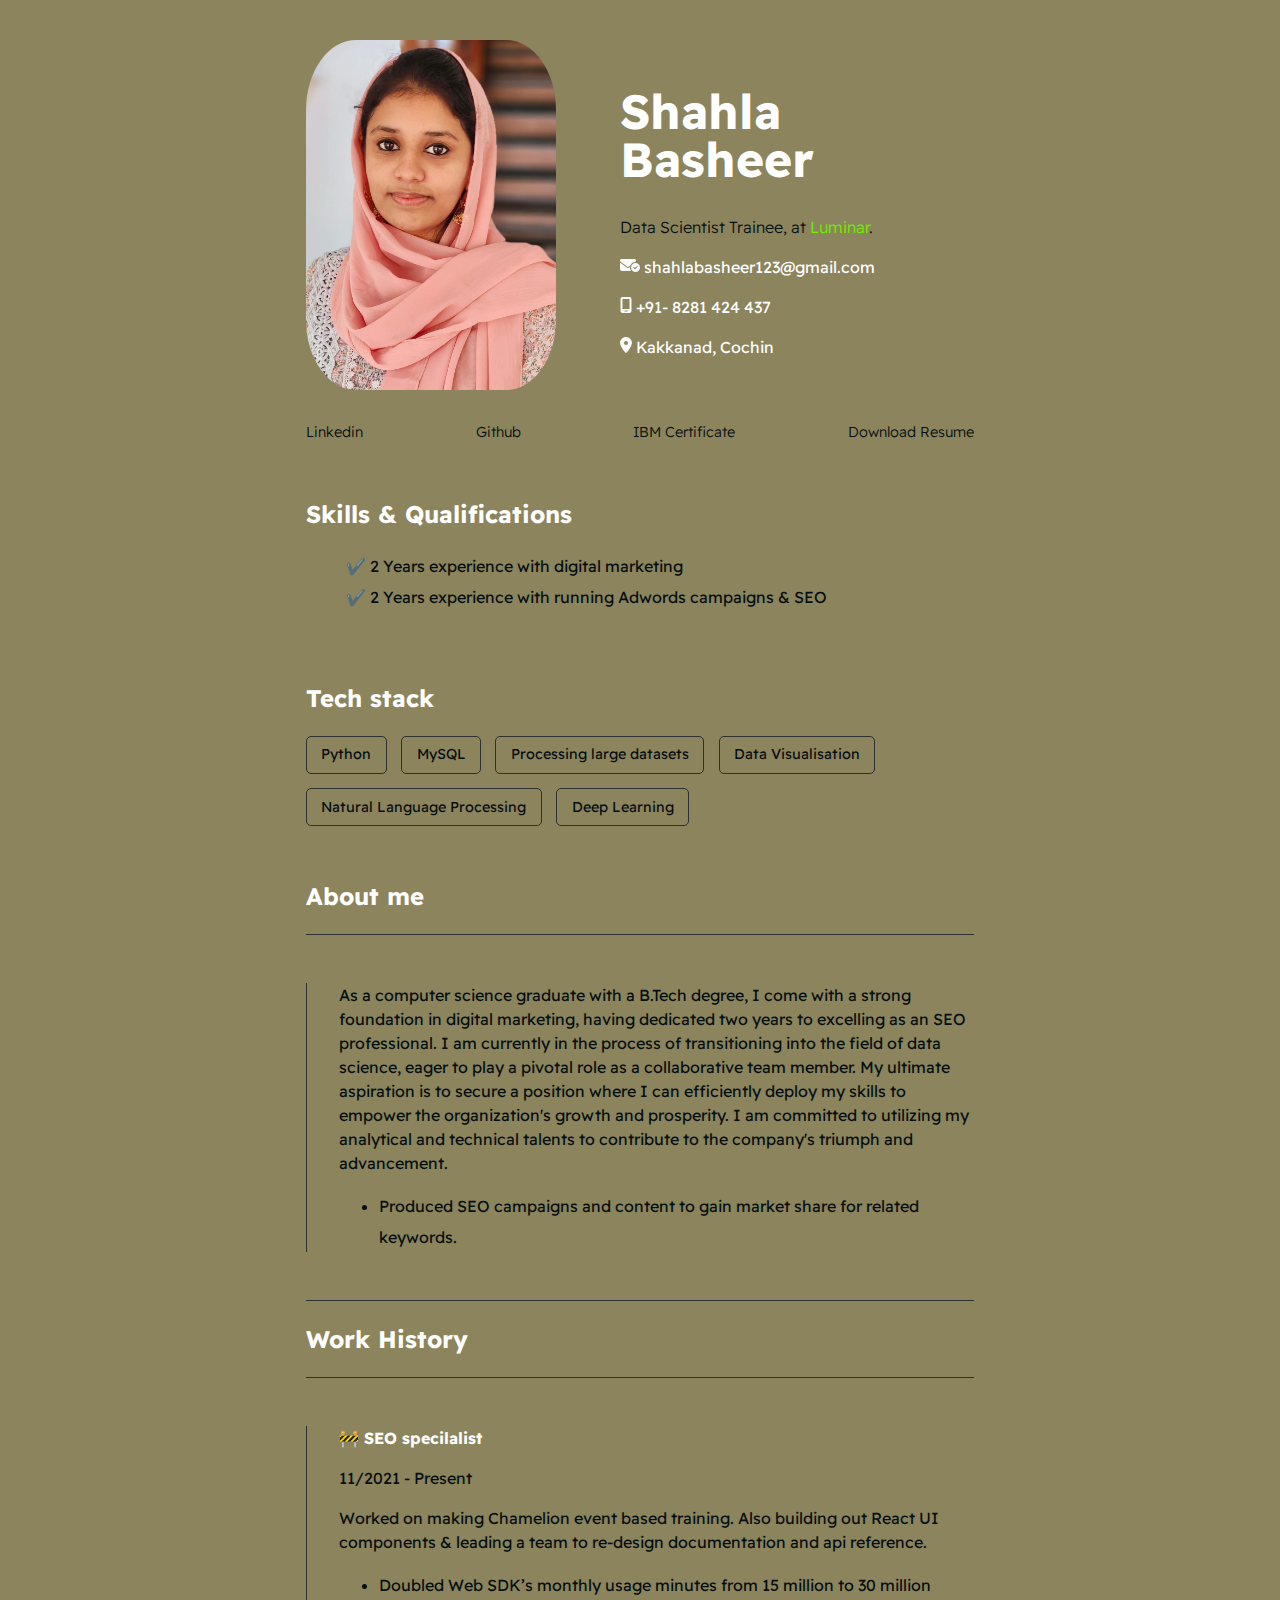
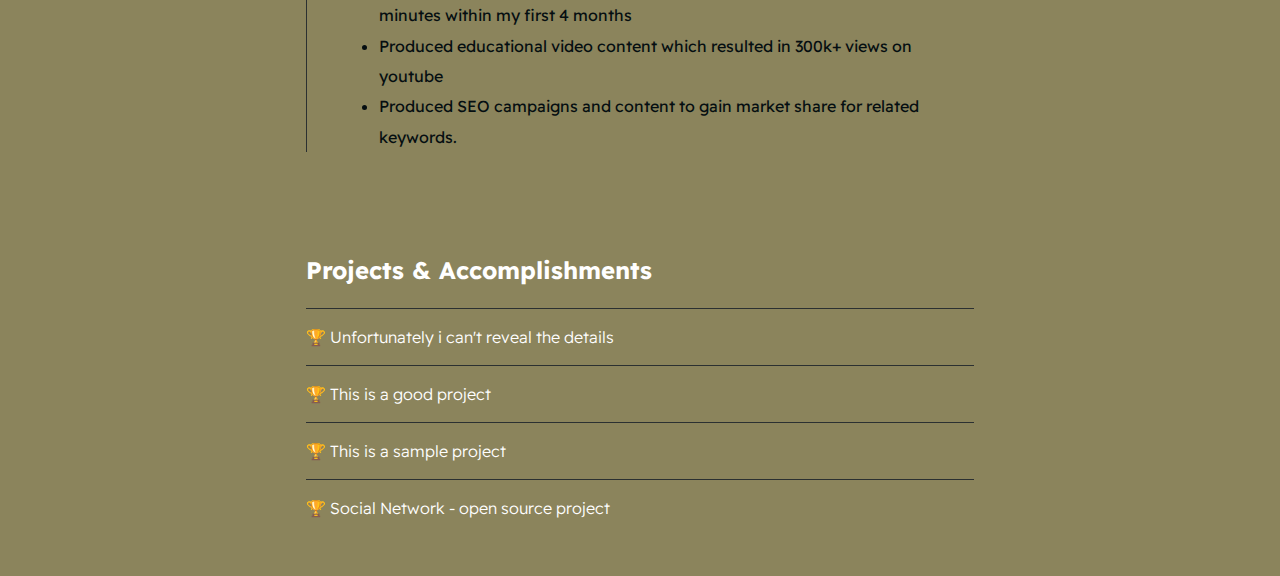
<file: index.html>
<!DOCTYPE html>
<html>
    <head>
        <meta charset="utf-8">
        <meta http-equiv="X-UA-Compatible" content="IE=edge">
        <title>Shahla Basheer</title>
        <meta name="description" content="">
        <meta name="viewport" content="width=device-width, initial-scale=1">
        <link rel="stylesheet" href="./styles/main.css">
    </head>
    <body>
        <div id="container--main">

            <section id="wrapper--hero" class="section--page">
                <img id="profile-pic" src="./assets/images/img.jpg">

                <div>
                    <h1 id="user-name">Shahla Basheer</h1>
                    <p id="bio">Data Scientist Trainee, at <a href="#" target="_blank">Luminar</a>.</p>
                    <p id="email"><svg xmlns="http://www.w3.org/2000/svg" height="1em" viewBox="0 0 640 512"><!--! Font Awesome Free 6.4.2 by @fontawesome - https://fontawesome.com License - https://fontawesome.com/license (Commercial License) Copyright 2023 Fonticons, Inc. --><style>svg{fill:#ffffff}</style><path d="M48 64C21.5 64 0 85.5 0 112c0 15.1 7.1 29.3 19.2 38.4L236.8 313.6c11.4 8.5 27 8.5 38.4 0l57.4-43c23.9-59.8 79.7-103.3 146.3-109.8l13.9-10.4c12.1-9.1 19.2-23.3 19.2-38.4c0-26.5-21.5-48-48-48H48zM294.4 339.2c-22.8 17.1-54 17.1-76.8 0L0 176V384c0 35.3 28.7 64 64 64H360.2C335.1 417.6 320 378.5 320 336c0-5.6 .3-11.1 .8-16.6l-26.4 19.8zM640 336a144 144 0 1 0 -288 0 144 144 0 1 0 288 0zm-76.7-43.3c6.2 6.2 6.2 16.4 0 22.6l-72 72c-6.2 6.2-16.4 6.2-22.6 0l-40-40c-6.2-6.2-6.2-16.4 0-22.6s16.4-6.2 22.6 0L480 353.4l60.7-60.7c6.2-6.2 16.4-6.2 22.6 0z"/></svg>    shahlabasheer123@gmail.com</p>
                    <p id="email"><svg xmlns="http://www.w3.org/2000/svg" height="1em" viewBox="0 0 384 512"><!--! Font Awesome Free 6.4.2 by @fontawesome - https://fontawesome.com License - https://fontawesome.com/license (Commercial License) Copyright 2023 Fonticons, Inc. --><style>svg{fill:#ffffff}</style><path d="M16 64C16 28.7 44.7 0 80 0H304c35.3 0 64 28.7 64 64V448c0 35.3-28.7 64-64 64H80c-35.3 0-64-28.7-64-64V64zM144 448c0 8.8 7.2 16 16 16h64c8.8 0 16-7.2 16-16s-7.2-16-16-16H160c-8.8 0-16 7.2-16 16zM304 64H80V384H304V64z"/></svg> +91- 8281 424 437</p>
                    <p id="email"><svg xmlns="http://www.w3.org/2000/svg" height="1em" viewBox="0 0 384 512"><!--! Font Awesome Free 6.4.2 by @fontawesome - https://fontawesome.com License - https://fontawesome.com/license (Commercial License) Copyright 2023 Fonticons, Inc. --><style>svg{fill:#fafafa}</style><path d="M215.7 499.2C267 435 384 279.4 384 192C384 86 298 0 192 0S0 86 0 192c0 87.4 117 243 168.3 307.2c12.3 15.3 35.1 15.3 47.4 0zM192 128a64 64 0 1 1 0 128 64 64 0 1 1 0-128z"/></svg> Kakkanad, Cochin</p>
                </div>  
            </section>

            <section class="section--page">
        
                <div id="socials--list">
                    <a href="https://www.linkedin.com/in/shahla-basheer-493855130/" target="_blank">Linkedin</a>
                    <a href="https://github.com/" target="_blank">Github</a>
                    <a href="./assets/ibm_cert.pdf" target="_blank">IBM Certificate</a>                    
                    <a href="./assets/resume_shahla_basheer.pdf" target="_blank">Download Resume</a>
                </div>
            </section>

            <section class="section--page">
                <h2>Skills & Qualifications</h2>
                <ul id="qualifications--list">
                    <li>✔️ 2 Years experience with digital marketing</li>
                    <li>✔️ 2 Years experience with running Adwords campaigns & SEO</li>
                </ul>
            </section>

            <section class="section--page">
                <h2>Tech stack</h2>

                <div id="wrapper--techstack__items">
                    <div class="card--techstack"><span>Python</span></div>
                    <div class="card--techstack"><span>MySQL</span></div>
                    <div class="card--techstack"><span>Processing large datasets</span></div>
                    <div class="card--techstack"><span>Data Visualisation</span></div>
                    <div class="card--techstack"><span>Natural Language Processing</span></div>
                    <div class="card--techstack"><span>Deep Learning</span></div>
                </div>
            </section>

            <section id="work-history-wrapper" class="section--page">
                <h2>About me</h2>

                <div class="line-break"></div>
                <div class="card--work-history">
                    <p>As a computer science graduate with a B.Tech degree, I come with a strong foundation in digital marketing, having dedicated two years to excelling as an SEO professional. I am currently in the process of transitioning into the field of data science, eager to play a pivotal role as a collaborative team member. My ultimate aspiration is to secure a position where I can efficiently deploy my skills to empower the organization's growth and prosperity. I am committed to utilizing my analytical and technical talents to contribute to the company's triumph and advancement.</p>
                    <ul>
                        <li>Produced SEO campaigns and content to gain market share for related keywords.</li>
                    </ul>
                </div>

                <div class="line-break"></div>

                <h2>Work History</h2>

                <div class="line-break"></div>
                <div class="card--work-history">
                    <strong>🚧 SEO specilalist</strong>
                    <p>11/2021 - Present</p>
                    <p>Worked on making Chamelion event based training. Also building out React UI components & leading a team to re-design documentation and api reference.</p>
                    <ul>
                        <li>Doubled Web SDK’s monthly usage minutes from 15 million to 30 million minutes within my first 4 months</li>
                        <li>Produced educational video content which resulted in 300k+ views on youtube</li>
                        <li>Produced SEO campaigns and content to gain market share for related keywords.</li>
                    </ul>
                </div>

            </section>

            <section class="section--page">
                <h2>Projects & Accomplishments</h2>

                <div class="card--project">
                    <a href="project1.html"><span>🏆 </span>Unfortunately i can't reveal the details</a>
                </div>

                <div class="card--project">
                    <a href="project1.html" ><span>🏆 </span>This is a good project</a>
                </div>

                <div class="card--project">
                    <a href="project1.html" ><span>🏆 </span>This is a sample project</a>
                </div>

                <div class="card--project">
                    <a href="project1.html"><span>🏆 </span>Social Network - open source project</a>
                </div>

            </section>

       
        </div>

    </body>
</html>
</file>
<file: styles/main.css>
@import url('https://fonts.googleapis.com/css2?family=Readex+Pro:wght@300;400;500;600;700&display=swap');

:root{
    --mainTextColor-light:#000;
    --secondaryTextColor-light:rgb(51 51 51);
    --mainLinkColor-light:#494a4b;
    --mainBorderColor-light:rgb(218, 218, 218);
    --mainBgColor-light:rgb(249, 250,251);

    --mainTextColor-dark:#fff;
    --secondaryTextColor-dark:#050e11;
    --mainLinkColor-dark:rgb(109, 241, 1);
    --mainBorderColor-dark:#2b3031;
    --mainBgColor-dark:#8b845c;
    
    --mainTextColor:var(--mainTextColor-dark);
    --secondaryTextColor:var(--secondaryTextColor-dark);
    --mainLinkColor:var(--mainLinkColor-dark);
    --mainBorderColor:var(--mainBorderColor-dark);
    --mainBgColor:var(--mainBgColor-dark);

}


*{
    font-family: 'Readex Pro';
    line-height: 1.5em;
    box-sizing: border-box;
    color: var(--mainTextColor);
    
}

body{
    background-color: var(--mainBgColor);            
}

p, span, li{
    color: var(--secondaryTextColor);
    font-size: 1em;
}

a{
    text-decoration: none;
    color: var(--mainLinkColor);
    font-weight: 500;
}

li{
    line-height: 1.9em;
}

#container--main{
    max-width: 700px;
    margin: 0 auto;
    padding: 1em;
}

.section--page{
    padding-top: 1em;
    padding-bottom: 1em;
}

#wrapper--hero{
    display: flex;
    align-items: center;
    gap: 4em;
}

#bio, a{
    font-weight: 300;
}

#user-name{
    font-size: 48px;
    line-height: 1em;
}

#profile-pic{
    width: 250px;
    height: 350px;
    object-fit: cover;
    border-radius: 20%;
}

#email{
    color: var(--mainTextColor);
}

#socials--list{
    display: flex;
    justify-content: space-between;
    column-gap: 1em;
    flex-wrap: wrap;
}

#socials--list a{
    font-weight: 300;
    color: var(--secondaryTextColor);
    font-size: 0.9em;
    transition: 0.3s;
}

#socials--list a:hover{
    font-weight: 100;
    color: var(--mainLinkColor);
    font-size: 0.9em;
}

#qualifications--list{
    list-style: none;
}

#wrapper--techstack__items{
    display: flex;
    flex-wrap: wrap;
    gap: 1em;
    font-size: 0.9em;
}

.card--techstack{
    border: 1px solid var(--mainBorderColor);
    border-radius: 5px;
    padding: 0.5em 1em;
    align-items: center;
}

.card--project{
    padding-top: 1em;
    padding-bottom: 1em;
    border-top: 1px solid var(--mainBorderColor);
}

.card--project a{
    color: var(--mainTextColor);

    transition: 0.3s;
}

.card--project a:hover{
    color: rgb(30, 190,214);

}

.card--work-history{
    border-left: 1px solid var(--mainBorderColor);
    margin-top: 3em;
    margin-bottom: 3em;
    padding-left: 2em;
}

.line-break{
    background-color: var(--mainBorderColor);
    height: 1px;
}


@media(max-width:600px){

    .section--page{
        padding-top: 1em;
        padding-bottom: 1em;
    }

    #wrapper--hero{
        display: flex;
        align-items: center;
        gap: 1em;
    }

    #profile-pic{
        width: 200px;
        height: 200px;
    }

    #wrapper--hero{
        flex-direction: column;
    }

    .card--work-history{
        border-left: none;
        padding-left: 0;
    }
}
</file>
